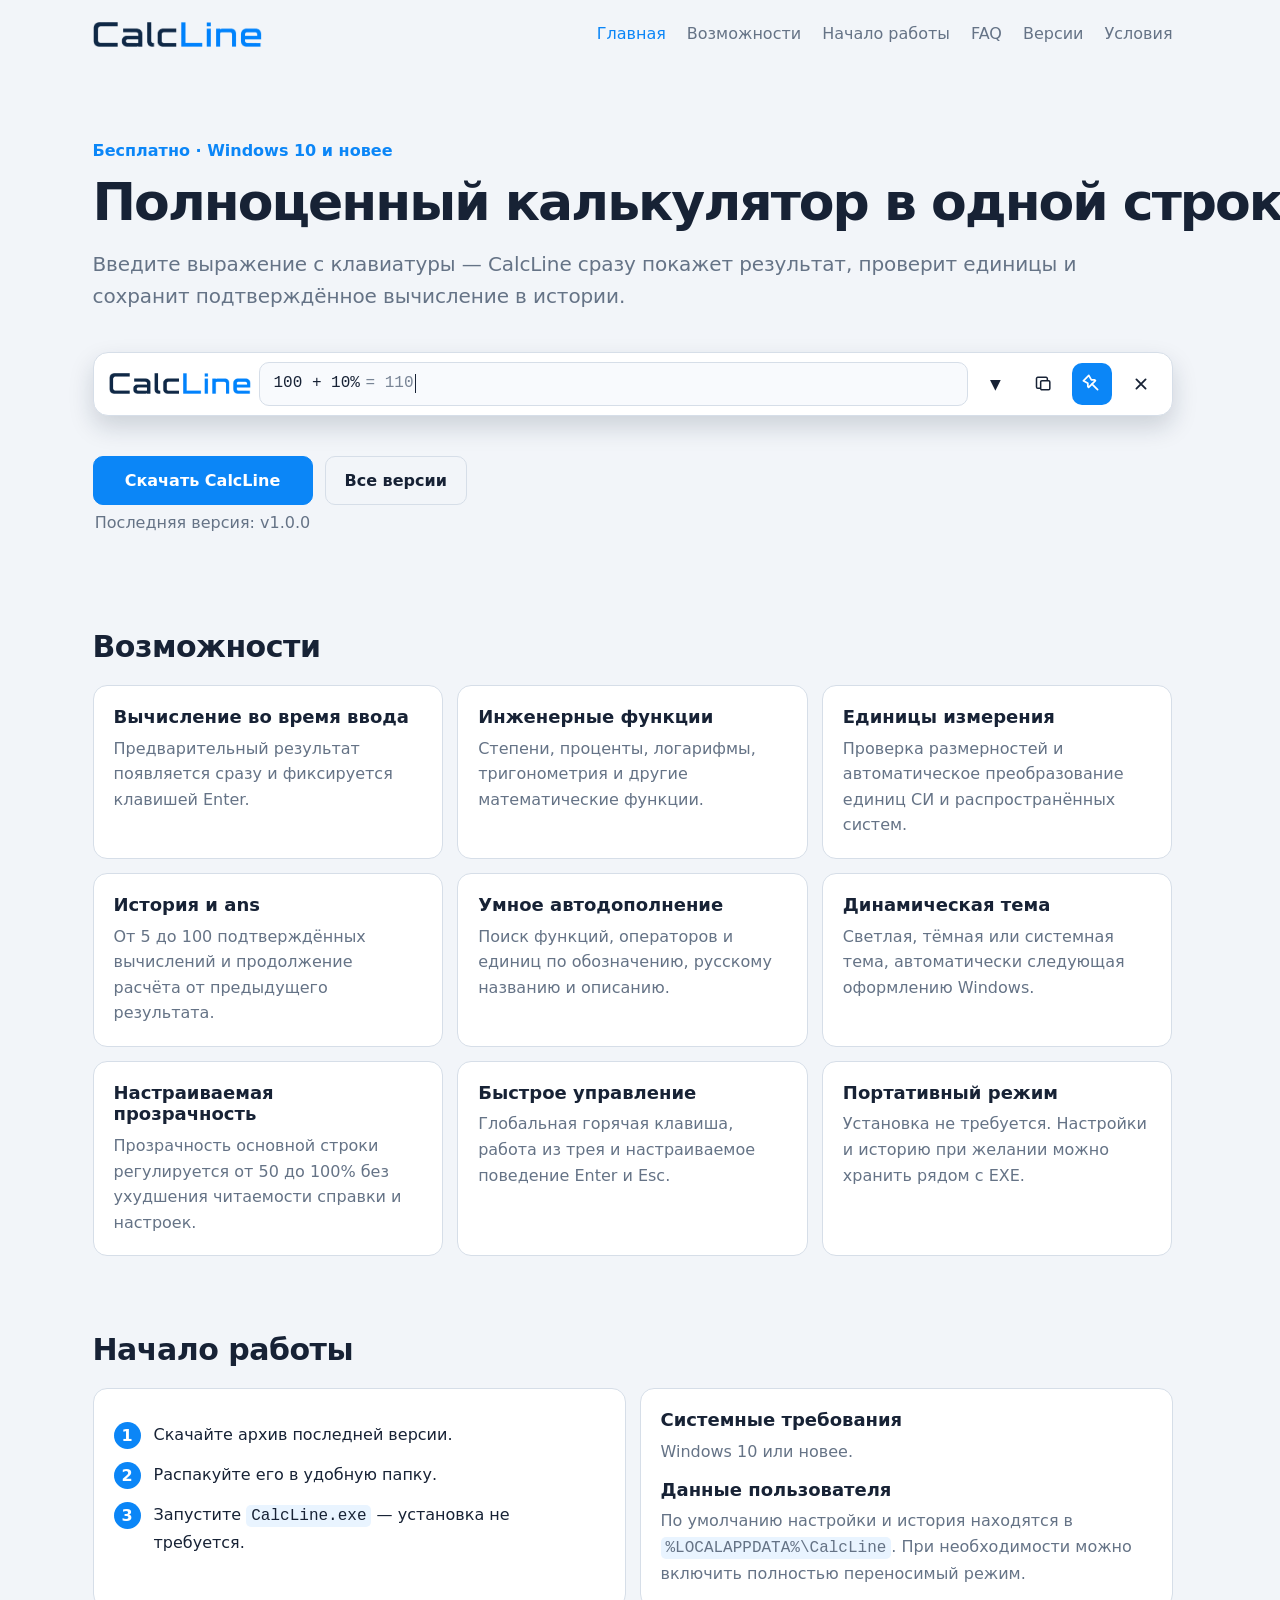
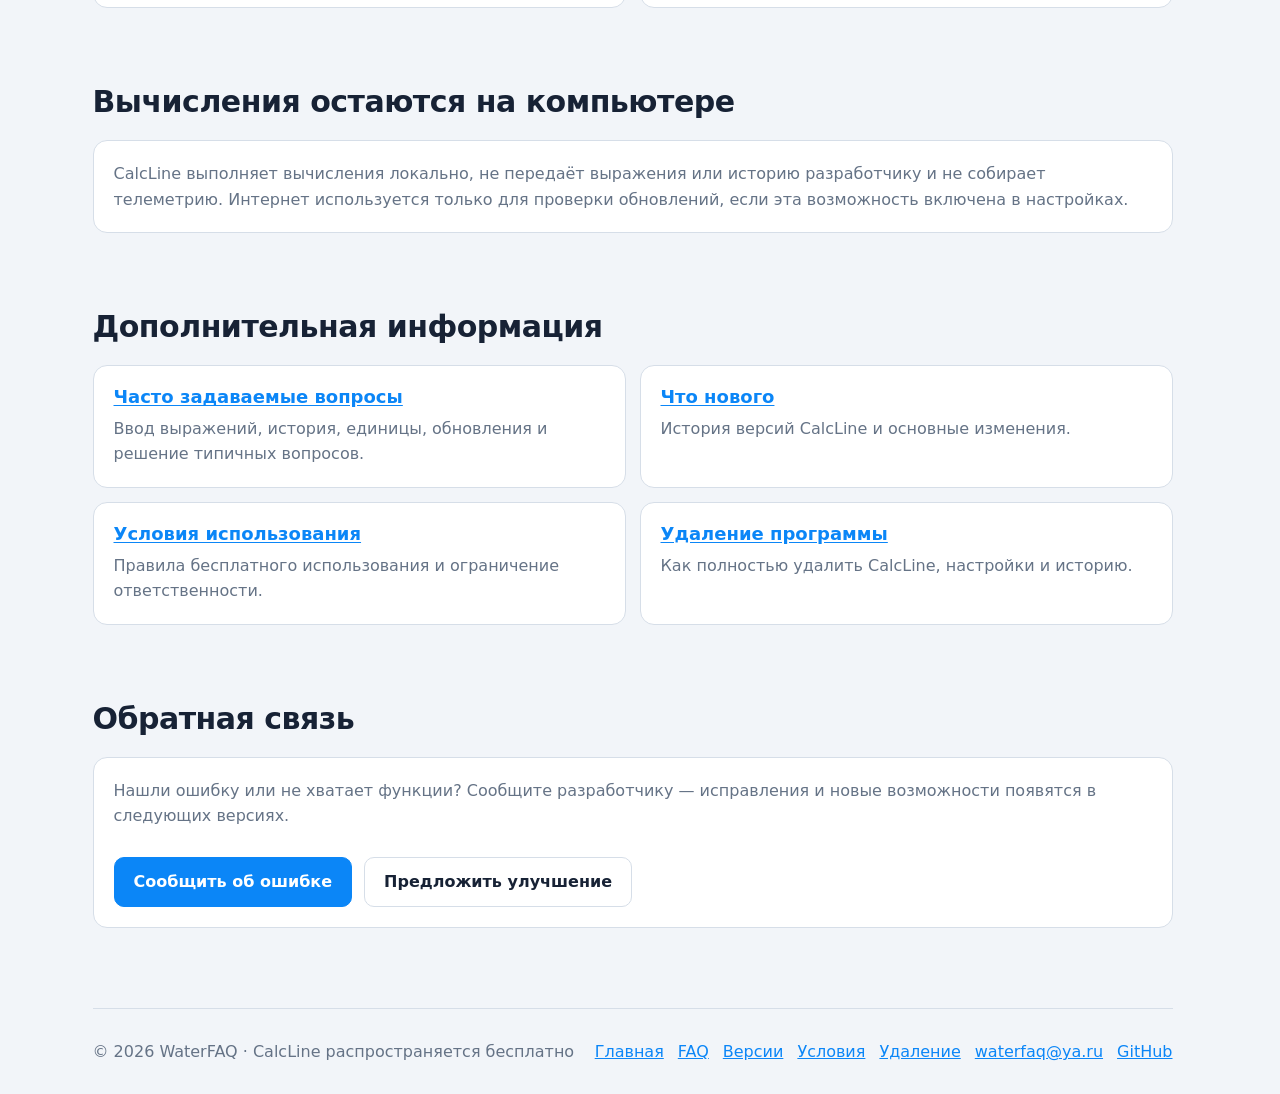
<file: index.html>
<!doctype html>
<html lang="ru">
<head>
  <meta charset="utf-8">
  <meta name="viewport" content="width=device-width,initial-scale=1,viewport-fit=cover">
  <meta name="description" content="CalcLine — бесплатный однострочный инженерный калькулятор для Windows с единицами измерения, историей и вычислением во время ввода.">
  <meta name="theme-color" content="#f2f5f9" media="(prefers-color-scheme: light)">
  <meta name="theme-color" content="#181b20" media="(prefers-color-scheme: dark)">
  <meta property="og:type" content="website">
  <meta property="og:title" content="CalcLine — инженерный калькулятор в одну строку">
  <meta property="og:description" content="Вычисления во время ввода, инженерные функции, единицы измерения, история и настраиваемый интерфейс.">
  <meta property="og:url" content="https://water-faq.github.io/CalcLine/">
  <meta property="og:image" content="https://water-faq.github.io/CalcLine/assets/images/calcline-logo-light.png">
  <link rel="icon" type="image/svg+xml" href="assets/icons/favicon.svg">
  <link rel="stylesheet" href="assets/css/styles.css?v=7">
  <title>CalcLine — инженерный калькулятор в одну строку</title>
</head>
<body>
  <header class="site-header">
    <div class="wrap top">
      <a class="logo" href="#" aria-label="CalcLine — наверх"><picture><source media="(prefers-color-scheme:dark)" srcset="assets/images/calcline-logo-dark.png"><img src="assets/images/calcline-logo-light.png" alt="CalcLine" width="1668" height="246"></picture></a>
      <button class="menu-toggle" type="button" aria-label="Открыть меню" aria-expanded="false" aria-controls="site-navigation"><svg class="icon-menu" viewBox="0 0 24 24" fill="none" stroke="currentColor" stroke-width="2" stroke-linecap="round"><path d="M4 7h16M4 12h16M4 17h16"/></svg><svg class="icon-close" viewBox="0 0 24 24" fill="none" stroke="currentColor" stroke-width="2" stroke-linecap="round"><path d="M6 6l12 12M18 6L6 18"/></svg></button>
      <nav id="site-navigation" class="nav" aria-label="Основная навигация"><a href="index.html" aria-current="page">Главная</a><a href="#features">Возможности</a><a href="#start">Начало работы</a><a href="faq.html">FAQ</a><a href="changelog.html">Версии</a><a href="terms.html">Условия</a></nav>
    </div>
  </header>

  <main class="wrap">
    <div class="hero">
      <div class="hero-content">
        <div class="eyebrow">Бесплатно · Windows 10 и новее</div>
        <h1>Полноценный калькулятор в одной строке</h1>
        <p class="lead">Введите выражение с клавиатуры — CalcLine сразу покажет результат, проверит единицы и сохранит подтверждённое вычисление в истории.</p>

        <div class="calc-demo" aria-label="Демонстрация вычислений CalcLine">
          <div class="calc-demo-desktop" data-calc-demo>
            <picture class="demo-logo"><source media="(prefers-color-scheme:dark)" srcset="assets/images/calcline-logo-dark.png"><img src="assets/images/calcline-logo-light.png" alt="" width="1668" height="246"></picture>
            <div class="demo-field"><span class="demo-expression" data-demo-expression>25 MPa * 300 mm^2</span><span class="demo-result" data-demo-result>= 7,5 kN</span><span class="demo-caret" aria-hidden="true"></span></div>
            <span class="demo-control" aria-hidden="true">▼</span>
            <span class="demo-control copy" aria-hidden="true"><svg viewBox="0 0 24 24"><g fill="none" stroke="currentColor" stroke-width="1.8" stroke-linejoin="round"><rect x="8" y="8" width="11" height="11" rx="1.5"/><path d="M16 8V5.5A1.5 1.5 0 0 0 14.5 4h-10A1.5 1.5 0 0 0 3 5.5v10A1.5 1.5 0 0 0 4.5 17H8"/></g></svg></span>
            <span class="demo-control pin" aria-hidden="true"><svg viewBox="0 0 24 24" fill="none" stroke="currentColor" stroke-width="1.8" stroke-linecap="round" stroke-linejoin="round"><g transform="rotate(-45 12 12)"><path d="M8 4h8l-1.4 5.2 2.4 2.4v1.2H7v-1.2l2.4-2.4z"/><path d="M12 12.8V21"/></g></svg></span>
            <span class="demo-control close" aria-hidden="true"><svg viewBox="0 0 24 24" fill="none" stroke="currentColor" stroke-width="2" stroke-linecap="round"><path d="M7 7l10 10M17 7L7 17"/></svg></span>
          </div>
          <div class="calc-demo-mobile" data-calc-demo>
            <div class="demo-field"><span class="demo-expression" data-demo-expression>25 MPa * 300 mm^2</span><span class="demo-result" data-demo-result>= 7,5 kN</span><span class="demo-caret" aria-hidden="true"></span></div>
            <p>Высокая внутренняя точность и автоматическое преобразование совместимых величин.</p>
          </div>
        </div>

        <div class="hero-actions">
          <div class="download-group"><a id="download" class="button" href="https://github.com/Water-FAQ/CalcLine/releases/download/v1.0.0/CalcLine_v1.0.0.zip">Скачать CalcLine</a><p id="version" class="meta">Последняя версия: v1.0.0</p></div>
          <a class="button secondary" href="changelog.html">Все версии</a>
        </div>
      </div>
    </div>

    <section id="features">
      <h2>Возможности</h2>
      <div class="grid">
        <article class="card"><h3>Вычисление во время ввода</h3><p>Предварительный результат появляется сразу и фиксируется клавишей Enter.</p></article>
        <article class="card"><h3>Инженерные функции</h3><p>Степени, проценты, логарифмы, тригонометрия и другие математические функции.</p></article>
        <article class="card"><h3>Единицы измерения</h3><p>Проверка размерностей и автоматическое преобразование единиц СИ и распространённых систем.</p></article>
        <article class="card"><h3>История и ans</h3><p>От 5 до 100 подтверждённых вычислений и продолжение расчёта от предыдущего результата.</p></article>
        <article class="card"><h3>Умное автодополнение</h3><p>Поиск функций, операторов и единиц по обозначению, русскому названию и описанию.</p></article>
        <article class="card"><h3>Динамическая тема</h3><p>Светлая, тёмная или системная тема, автоматически следующая оформлению Windows.</p></article>
        <article class="card"><h3>Настраиваемая прозрачность</h3><p>Прозрачность основной строки регулируется от 50 до 100% без ухудшения читаемости справки и настроек.</p></article>
        <article class="card"><h3>Быстрое управление</h3><p>Глобальная горячая клавиша, работа из трея и настраиваемое поведение Enter и Esc.</p></article>
        <article class="card"><h3>Портативный режим</h3><p>Установка не требуется. Настройки и историю при желании можно хранить рядом с EXE.</p></article>
      </div>
    </section>

    <section id="start">
      <h2>Начало работы</h2>
      <div class="info">
        <div class="card steps"><div class="step"><span>Скачайте архив последней версии.</span></div><div class="step"><span>Распакуйте его в удобную папку.</span></div><div class="step"><span>Запустите <code>CalcLine.exe</code> — установка не требуется.</span></div></div>
        <div class="card"><h3>Системные требования</h3><p>Windows 10 или новее.</p><h3>Данные пользователя</h3><p>По умолчанию настройки и история находятся в <code>%LOCALAPPDATA%\CalcLine</code>. При необходимости можно включить полностью переносимый режим.</p></div>
      </div>
    </section>

    <section id="privacy"><h2>Вычисления остаются на компьютере</h2><div class="card"><p>CalcLine выполняет вычисления локально, не передаёт выражения или историю разработчику и не собирает телеметрию. Интернет используется только для проверки обновлений, если эта возможность включена в настройках.</p></div></section>

    <section id="more">
      <h2>Дополнительная информация</h2>
      <div class="link-grid">
        <article class="card"><h3><a href="faq.html">Часто задаваемые вопросы</a></h3><p>Ввод выражений, история, единицы, обновления и решение типичных вопросов.</p></article>
        <article class="card"><h3><a href="changelog.html">Что нового</a></h3><p>История версий CalcLine и основные изменения.</p></article>
        <article class="card"><h3><a href="terms.html">Условия использования</a></h3><p>Правила бесплатного использования и ограничение ответственности.</p></article>
        <article class="card"><h3><a href="uninstall.html">Удаление программы</a></h3><p>Как полностью удалить CalcLine, настройки и историю.</p></article>
      </div>
    </section>

    <section id="feedback"><h2>Обратная связь</h2><div class="card"><p>Нашли ошибку или не хватает функции? Сообщите разработчику — исправления и новые возможности появятся в следующих версиях.</p><div class="actions"><a class="button" href="https://github.com/Water-FAQ/CalcLine/issues/new?template=bug_report.yml">Сообщить об ошибке</a><a class="button secondary" href="https://github.com/Water-FAQ/CalcLine/issues/new?template=feature_request.yml">Предложить улучшение</a></div></div></section>
  </main>

  <footer class="wrap"><span>© 2026 WaterFAQ · CalcLine распространяется бесплатно</span><nav><a href="index.html">Главная</a><a href="faq.html">FAQ</a><a href="changelog.html">Версии</a><a href="terms.html">Условия</a><a href="uninstall.html">Удаление</a><a href="mailto:waterfaq@ya.ru">waterfaq@ya.ru</a><a href="https://github.com/Water-FAQ/CalcLine">GitHub</a></nav></footer>
  <button class="back-to-top" type="button" aria-label="Наверх" title="Наверх" aria-hidden="true"><svg viewBox="0 0 24 24" fill="none" stroke="currentColor" stroke-width="2.4" stroke-linecap="round" stroke-linejoin="round"><path d="M5 11l7-7 7 7M12 4v16"/></svg></button>
  <script>fetch('update.json',{cache:'no-store'}).then(r=>r.ok?r.json():Promise.reject()).then(m=>{if(m.version)document.getElementById('version').textContent='Последняя версия: v'+m.version;if(m.download_url)document.getElementById('download').href=m.download_url}).catch(()=>{});</script>
  <script src="assets/js/site.js?v=7"></script>
</body>
</html>
</file>
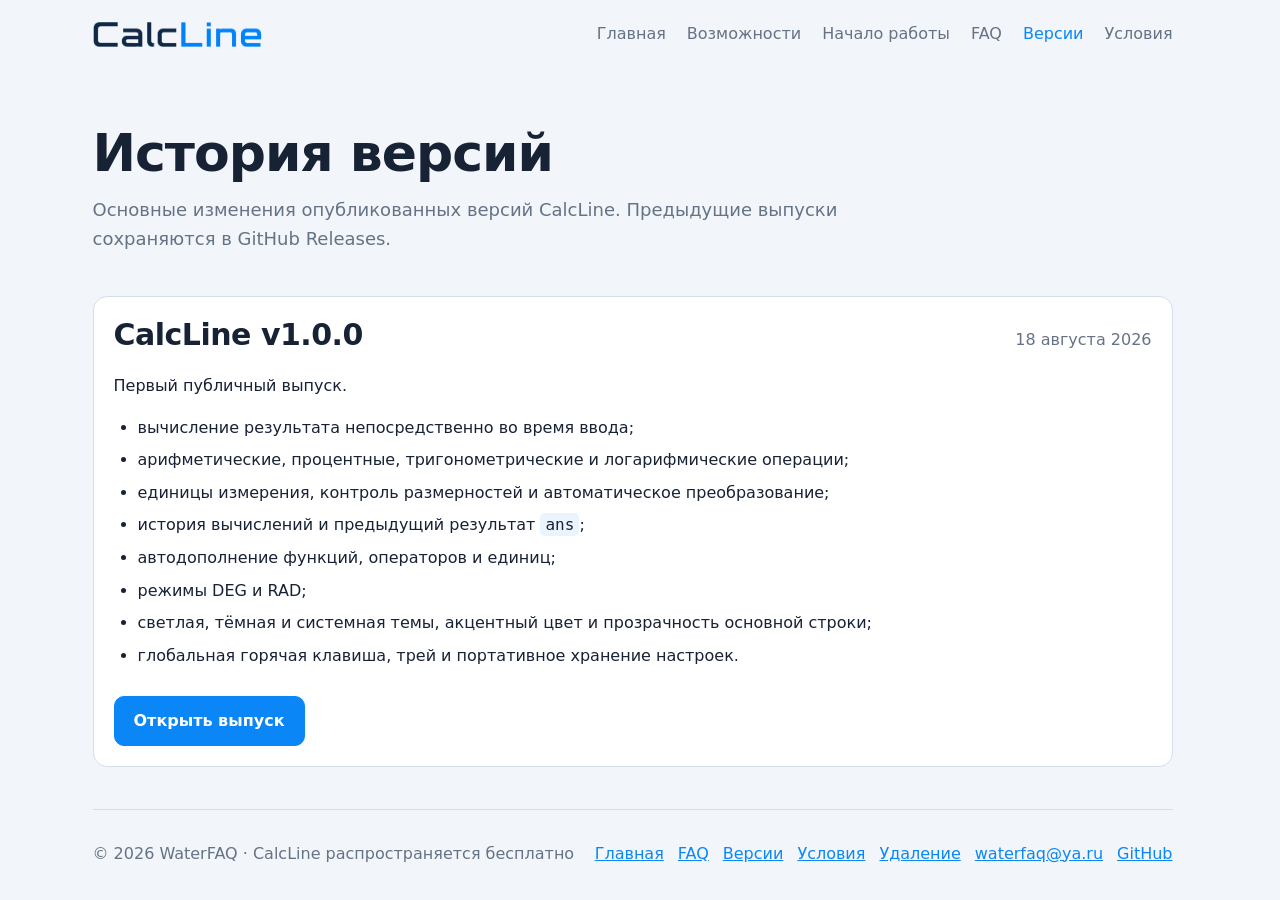
<file: changelog.html>
<!doctype html>
<html lang="ru">
<head>
  <meta charset="utf-8">
  <meta name="viewport" content="width=device-width,initial-scale=1,viewport-fit=cover">
  <meta name="description" content="История версий CalcLine.">
  <meta name="theme-color" content="#f2f5f9" media="(prefers-color-scheme: light)">
  <meta name="theme-color" content="#181b20" media="(prefers-color-scheme: dark)">
  <link rel="icon" type="image/svg+xml" href="assets/icons/favicon.svg">
  <link rel="stylesheet" href="assets/css/styles.css?v=7">
  <title>История версий — CalcLine</title>
</head>
<body>
  <header class="site-header"><div class="wrap top"><a class="logo" href="index.html" aria-label="CalcLine — главная"><picture><source media="(prefers-color-scheme:dark)" srcset="assets/images/calcline-logo-dark.png"><img src="assets/images/calcline-logo-light.png" alt="CalcLine" width="1668" height="246"></picture></a><button class="menu-toggle" type="button" aria-label="Открыть меню" aria-expanded="false" aria-controls="site-navigation"><svg class="icon-menu" viewBox="0 0 24 24" fill="none" stroke="currentColor" stroke-width="2" stroke-linecap="round"><path d="M4 7h16M4 12h16M4 17h16"/></svg><svg class="icon-close" viewBox="0 0 24 24" fill="none" stroke="currentColor" stroke-width="2" stroke-linecap="round"><path d="M6 6l12 12M18 6L6 18"/></svg></button><nav id="site-navigation" class="nav" aria-label="Основная навигация"><a href="index.html">Главная</a><a href="index.html#features">Возможности</a><a href="index.html#start">Начало работы</a><a href="faq.html">FAQ</a><a href="changelog.html" aria-current="page">Версии</a><a href="terms.html">Условия</a></nav></div></header>
  <main class="wrap content">
    <div class="page-head"><h1>История версий</h1><p>Основные изменения опубликованных версий CalcLine. Предыдущие выпуски сохраняются в GitHub Releases.</p></div>
    <article class="release"><div class="release-head"><h2>CalcLine v1.0.0</h2><time datetime="2026-08-18">18 августа 2026</time></div><p>Первый публичный выпуск.</p><ul><li>вычисление результата непосредственно во время ввода;</li><li>арифметические, процентные, тригонометрические и логарифмические операции;</li><li>единицы измерения, контроль размерностей и автоматическое преобразование;</li><li>история вычислений и предыдущий результат <code>ans</code>;</li><li>автодополнение функций, операторов и единиц;</li><li>режимы DEG и RAD;</li><li>светлая, тёмная и системная темы, акцентный цвет и прозрачность основной строки;</li><li>глобальная горячая клавиша, трей и портативное хранение настроек.</li></ul><div class="actions"><a class="button" href="https://github.com/Water-FAQ/CalcLine/releases/tag/v1.0.0">Открыть выпуск</a></div></article>
  </main>
  <footer class="wrap"><span>© 2026 WaterFAQ · CalcLine распространяется бесплатно</span><nav><a href="index.html">Главная</a><a href="faq.html">FAQ</a><a href="changelog.html">Версии</a><a href="terms.html">Условия</a><a href="uninstall.html">Удаление</a><a href="mailto:waterfaq@ya.ru">waterfaq@ya.ru</a><a href="https://github.com/Water-FAQ/CalcLine">GitHub</a></nav></footer>
  <button class="back-to-top" type="button" aria-label="Наверх" title="Наверх" aria-hidden="true"><svg viewBox="0 0 24 24" fill="none" stroke="currentColor" stroke-width="2.4" stroke-linecap="round" stroke-linejoin="round"><path d="M5 11l7-7 7 7M12 4v16"/></svg></button>
  <script src="assets/js/site.js?v=7"></script>
</body>
</html>
</file>
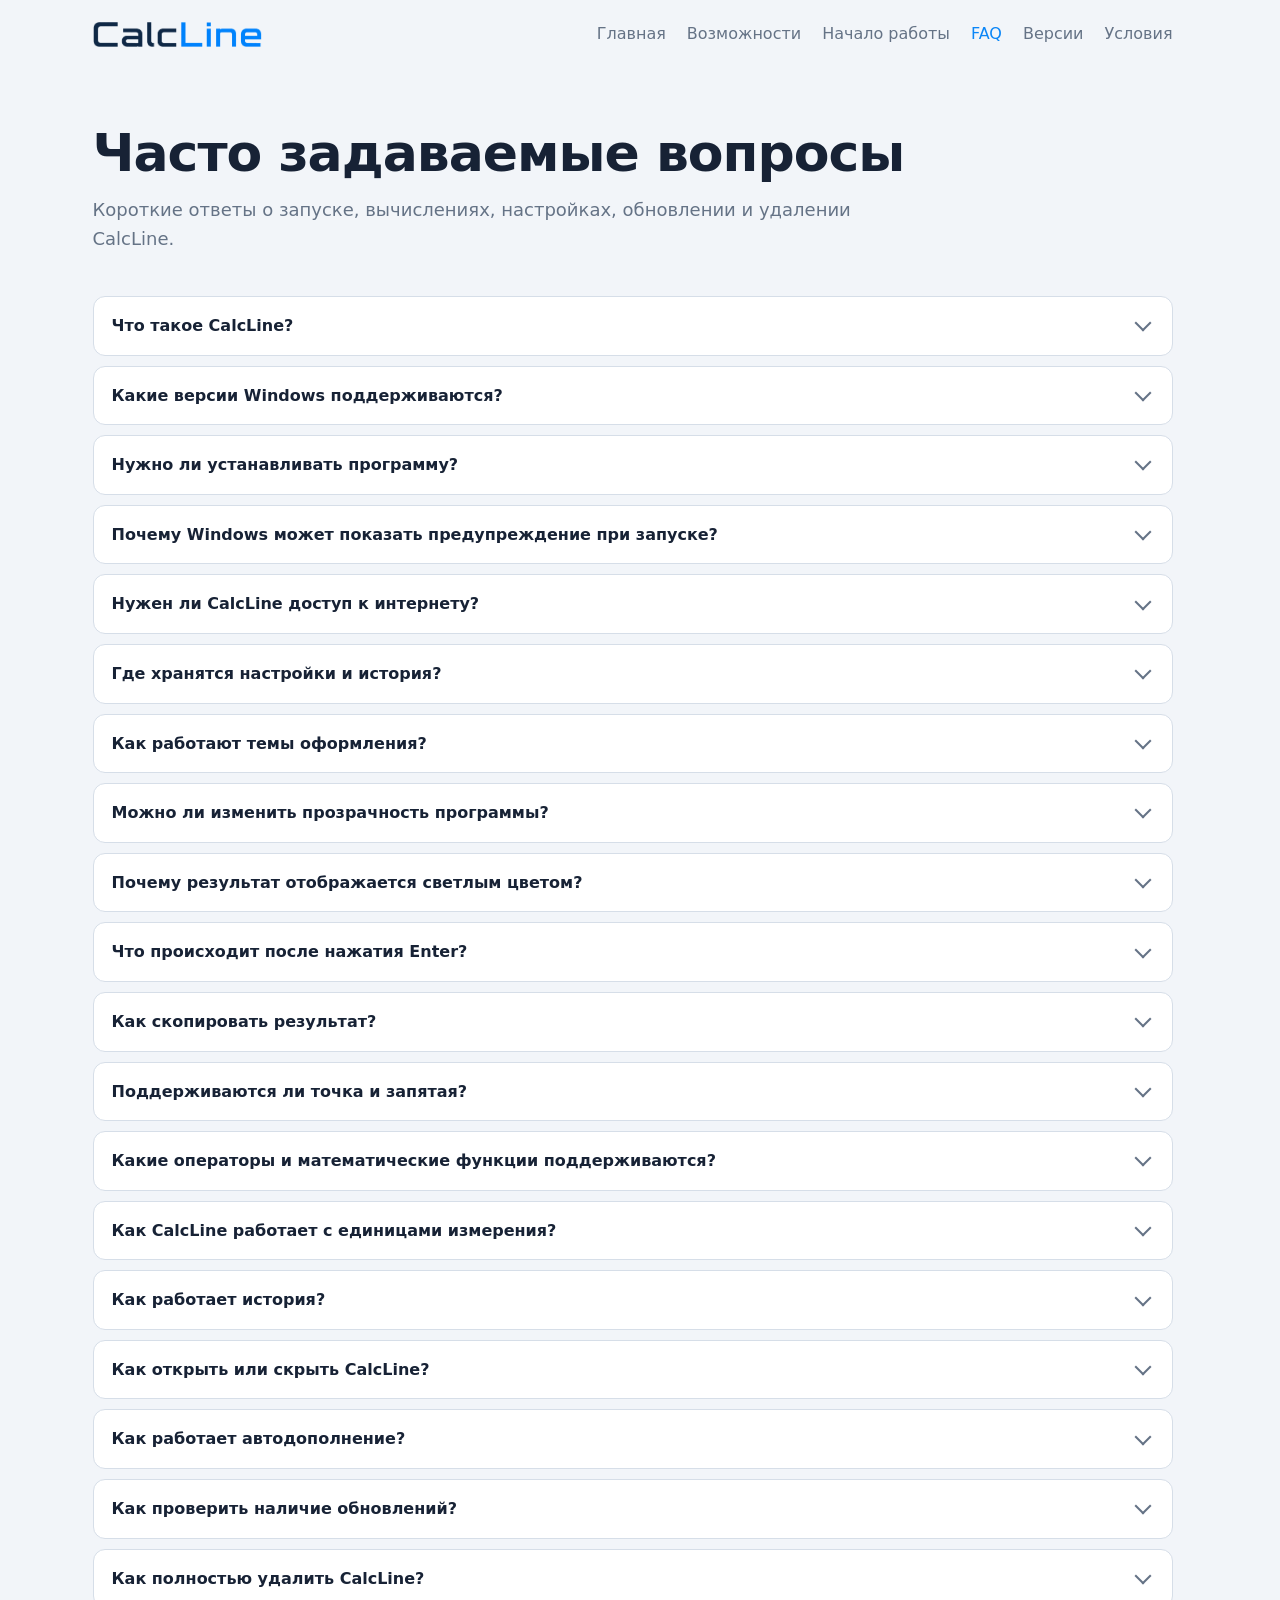
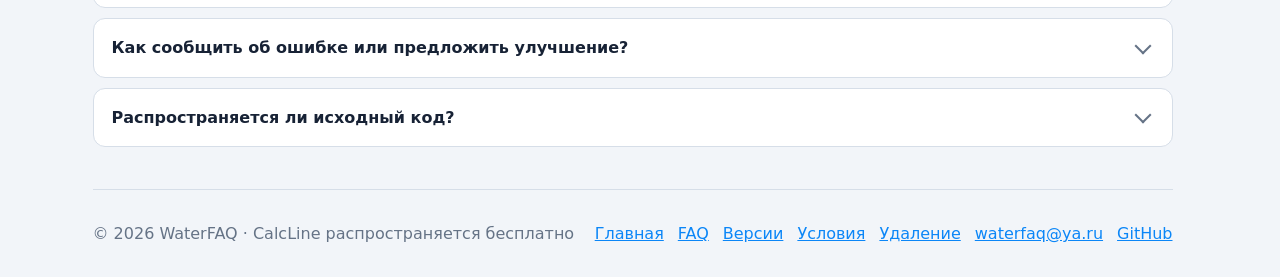
<file: faq.html>
<!doctype html>
<html lang="ru">
<head>
  <meta charset="utf-8">
  <meta name="viewport" content="width=device-width,initial-scale=1,viewport-fit=cover">
  <meta name="description" content="Ответы на часто задаваемые вопросы о CalcLine.">
  <meta name="theme-color" content="#f2f5f9" media="(prefers-color-scheme: light)">
  <meta name="theme-color" content="#181b20" media="(prefers-color-scheme: dark)">
  <link rel="icon" type="image/svg+xml" href="assets/icons/favicon.svg">
  <link rel="stylesheet" href="assets/css/styles.css?v=7">
  <title>FAQ — CalcLine</title>
</head>
<body>
  <header class="site-header"><div class="wrap top"><a class="logo" href="index.html" aria-label="CalcLine — главная"><picture><source media="(prefers-color-scheme:dark)" srcset="assets/images/calcline-logo-dark.png"><img src="assets/images/calcline-logo-light.png" alt="CalcLine" width="1668" height="246"></picture></a><button class="menu-toggle" type="button" aria-label="Открыть меню" aria-expanded="false" aria-controls="site-navigation"><svg class="icon-menu" viewBox="0 0 24 24" fill="none" stroke="currentColor" stroke-width="2" stroke-linecap="round"><path d="M4 7h16M4 12h16M4 17h16"/></svg><svg class="icon-close" viewBox="0 0 24 24" fill="none" stroke="currentColor" stroke-width="2" stroke-linecap="round"><path d="M6 6l12 12M18 6L6 18"/></svg></button><nav id="site-navigation" class="nav" aria-label="Основная навигация"><a href="index.html">Главная</a><a href="index.html#features">Возможности</a><a href="index.html#start">Начало работы</a><a href="faq.html" aria-current="page">FAQ</a><a href="changelog.html">Версии</a><a href="terms.html">Условия</a></nav></div></header>
  <main class="wrap content">
    <div class="page-head"><h1>Часто задаваемые вопросы</h1><p>Короткие ответы о запуске, вычислениях, настройках, обновлении и удалении CalcLine.</p></div>
    <div class="faq-list">
      <details><summary>Что такое CalcLine?</summary><div class="faq-answer"><p>CalcLine — компактный однострочный калькулятор для Windows. Он вычисляет результат непосредственно во время ввода, поддерживает математические функции, проценты, единицы измерения, автоматическое преобразование величин, историю и предыдущий результат <code>ans</code>.</p></div></details>
      <details><summary>Какие версии Windows поддерживаются?</summary><div class="faq-answer"><p>CalcLine работает в Windows 10 и более новых версиях Windows.</p></div></details>
      <details><summary>Нужно ли устанавливать программу?</summary><div class="faq-answer"><p>Нет. Скачайте архив, распакуйте его в удобную папку и запустите <code>CalcLine.exe</code>. Запускать программу непосредственно из ZIP-архива не рекомендуется.</p></div></details>
      <details><summary>Почему Windows может показать предупреждение при запуске?</summary><div class="faq-answer"><p>Текущая версия CalcLine не имеет платной цифровой подписи, поэтому Windows SmartScreen может предупредить о запуске неизвестного приложения.</p><p>Скачивайте CalcLine только с официальной страницы или из раздела Releases. Целостность архива можно проверить по опубликованной контрольной сумме SHA-256.</p></div></details>
      <details><summary>Нужен ли CalcLine доступ к интернету?</summary><div class="faq-answer"><p>Для вычислений интернет не требуется. Выражения, результаты и история обрабатываются локально и не передаются разработчику. CalcLine не собирает телеметрию. Подключение используется только для проверки обновлений, если эта возможность включена.</p></div></details>
      <details><summary>Где хранятся настройки и история?</summary><div class="faq-answer"><p>По умолчанию файлы находятся в папке <code>%LOCALAPPDATA%\CalcLine</code>. В настройках можно включить хранение данных рядом с <code>CalcLine.exe</code> для полностью портативного использования.</p></div></details>
      <details><summary>Как работают темы оформления?</summary><div class="faq-answer"><p>Доступны светлая, тёмная и системная темы. Системная тема автоматически следует текущему режиму оформления Windows. Дополнительно можно выбрать акцентный цвет интерфейса.</p></div></details>
      <details><summary>Можно ли изменить прозрачность программы?</summary><div class="faq-answer"><p>Да. Прозрачность основной строки настраивается в диапазоне от 50 до 100%. Окна настроек и справки остаются непрозрачными, чтобы сохранить хорошую читаемость.</p></div></details>
      <details><summary>Почему результат отображается светлым цветом?</summary><div class="faq-answer"><p>Так показывается предварительный результат, вычисленный во время ввода. После Enter он фиксируется, становится обычного цвета, допускает выделение и копирование и сохраняется в истории.</p><p>Если выражение не завершено или содержит ошибку, результат не показывается. Проблемный участок подчёркивается красной волнистой линией, а при наведении появляется пояснение.</p></div></details>
      <details><summary>Что происходит после нажатия Enter?</summary><div class="faq-answer"><ul><li>оператор продолжает вычисление от полученного результата;</li><li>цифра начинает новое выражение;</li><li>первое нажатие Backspace возвращает результат в предварительный вид и переносит курсор в конец исходного выражения.</li></ul><p>Выделение и автокопирование после Enter настраиваются отдельно.</p></div></details>
      <details><summary>Как скопировать результат?</summary><div class="faq-answer"><p>Ctrl+C без выделения копирует результат, а при наличии выделения — выбранный фрагмент. Также можно использовать кнопку копирования или дважды щёлкнуть по результату. Формат десятичного разделителя при копировании настраивается отдельно.</p></div></details>
      <details><summary>Поддерживаются ли точка и запятая?</summary><div class="faq-answer"><p>Да. При вводе можно использовать оба разделителя. Разделитель при отображении и при копировании настраивается независимо, а незначащие конечные нули удаляются автоматически.</p></div></details>
      <details><summary>Какие операторы и математические функции поддерживаются?</summary><div class="faq-answer"><p>Основные операторы: <code>+</code>, <code>-</code>, <code>*</code>, <code>/</code>, <code>^</code>, <code>%</code>, <code>mod</code> и <code>!</code>.</p><p>Доступны корни <code>sqrt(x)</code> и <code>cbrt(x)</code>, модуль <code>abs(x)</code>, <code>min(...)</code>, <code>max(...)</code>, <code>sign(x)</code>, тригонометрические, обратные и гиперболические функции, а также <code>ln(x)</code>, <code>log2(x)</code>, <code>log10(x)</code> и <code>log(a;x)</code>. Можно использовать константы <code>pi</code>, <code>e</code> и предыдущий результат <code>ans</code>.</p><p>Если вам не хватает функции или оператора либо вы обнаружили ошибку вычисления, сообщите разработчику через GitHub или по электронной почте. Предложения и ошибки будут рассмотрены, а исправления и новые возможности появятся в следующих версиях.</p></div></details>
      <details><summary>Как CalcLine работает с единицами измерения?</summary><div class="faq-answer"><p>CalcLine проверяет размерности и автоматически преобразует совместимые величины. Например: <code>25 MPa * 300 mm^2 = 7,5 kN</code>. Поддерживается и явное преобразование через оператор <code>to</code>. Несовместимые единицы считаются ошибкой и сопровождаются пояснением.</p></div></details>
      <details><summary>Как работает история?</summary><div class="faq-answer"><p>В историю попадают только вычисления, подтверждённые Enter. Можно хранить от 5 до 100 записей, возвращать выражения в строку, удалять отдельные записи, полностью очищать историю или отключать её сохранение.</p></div></details>
      <details><summary>Как открыть или скрыть CalcLine?</summary><div class="faq-answer"><p>По умолчанию используется глобальное сочетание Ctrl+Alt+C, которое можно изменить. Кнопка с крестиком и команда «Свернуть» скрывают программу в трей либо сворачивают в панель задач — в зависимости от настроек. Команда «Выход» и Alt+F4 полностью завершают работу.</p></div></details>
      <details><summary>Как работает автодополнение?</summary><div class="faq-answer"><p>CalcLine предлагает подходящие функции, операторы, константы и единицы вместе с короткими пояснениями. Поиск выполняется с начала обозначения, русского названия или отдельных слов описания без учёта регистра. Активное предложение выбирается клавишами Tab или Enter.</p></div></details>
      <details><summary>Как проверить наличие обновлений?</summary><div class="faq-answer"><p>Проверку можно запустить вручную через меню CalcLine или включить автоматическую проверку. Новые и предыдущие версии публикуются в разделе Releases официального репозитория.</p></div></details>
      <details><summary>Как полностью удалить CalcLine?</summary><div class="faq-answer"><p>Завершите программу, удалите её файлы, а затем при необходимости удалите папку <code>%LOCALAPPDATA%\CalcLine</code>. Подробная инструкция находится на <a href="uninstall.html">странице удаления</a>.</p></div></details>
      <details><summary>Как сообщить об ошибке или предложить улучшение?</summary><div class="faq-answer"><p>Создайте обращение на GitHub и укажите версию CalcLine и Windows, введённое выражение, ожидаемый и фактический результат и шаги для повторения проблемы. Также можно написать на <a href="mailto:waterfaq@ya.ru">waterfaq@ya.ru</a>.</p></div></details>
      <details><summary>Распространяется ли исходный код?</summary><div class="faq-answer"><p>Нет. Исходный код CalcLine не публикуется. Готовая программа распространяется бесплатно в соответствии с <a href="terms.html">условиями использования</a>.</p></div></details>
    </div>
  </main>
  <footer class="wrap"><span>© 2026 WaterFAQ · CalcLine распространяется бесплатно</span><nav><a href="index.html">Главная</a><a href="faq.html">FAQ</a><a href="changelog.html">Версии</a><a href="terms.html">Условия</a><a href="uninstall.html">Удаление</a><a href="mailto:waterfaq@ya.ru">waterfaq@ya.ru</a><a href="https://github.com/Water-FAQ/CalcLine">GitHub</a></nav></footer>
  <button class="back-to-top" type="button" aria-label="Наверх" title="Наверх" aria-hidden="true"><svg viewBox="0 0 24 24" fill="none" stroke="currentColor" stroke-width="2.4" stroke-linecap="round" stroke-linejoin="round"><path d="M5 11l7-7 7 7M12 4v16"/></svg></button>
  <script src="assets/js/site.js?v=7"></script>
</body>
</html>
</file>
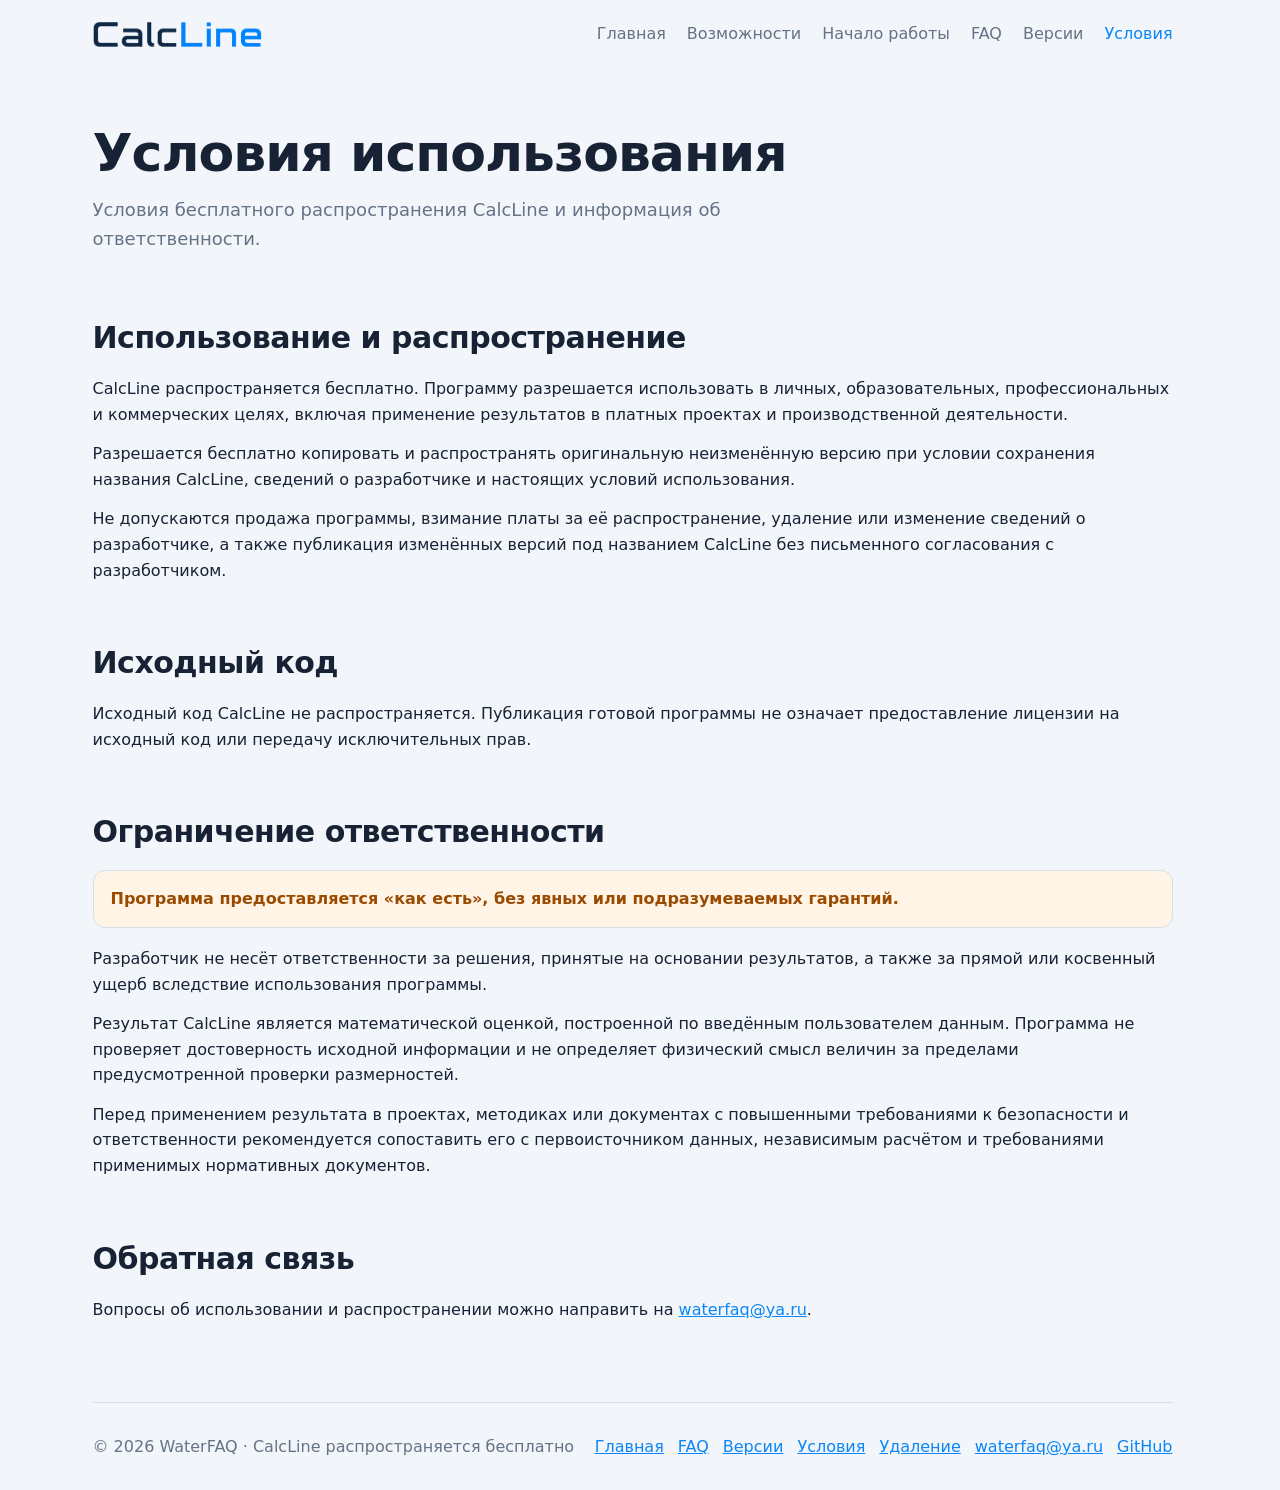
<file: terms.html>
<!doctype html>
<html lang="ru">
<head>
  <meta charset="utf-8">
  <meta name="viewport" content="width=device-width,initial-scale=1,viewport-fit=cover">
  <meta name="description" content="Условия использования CalcLine.">
  <meta name="theme-color" content="#f2f5f9" media="(prefers-color-scheme: light)">
  <meta name="theme-color" content="#181b20" media="(prefers-color-scheme: dark)">
  <link rel="icon" type="image/svg+xml" href="assets/icons/favicon.svg">
  <link rel="stylesheet" href="assets/css/styles.css?v=7">
  <title>Условия использования — CalcLine</title>
</head>
<body>
  <header class="site-header"><div class="wrap top"><a class="logo" href="index.html" aria-label="CalcLine — главная"><picture><source media="(prefers-color-scheme:dark)" srcset="assets/images/calcline-logo-dark.png"><img src="assets/images/calcline-logo-light.png" alt="CalcLine" width="1668" height="246"></picture></a><button class="menu-toggle" type="button" aria-label="Открыть меню" aria-expanded="false" aria-controls="site-navigation"><svg class="icon-menu" viewBox="0 0 24 24" fill="none" stroke="currentColor" stroke-width="2" stroke-linecap="round"><path d="M4 7h16M4 12h16M4 17h16"/></svg><svg class="icon-close" viewBox="0 0 24 24" fill="none" stroke="currentColor" stroke-width="2" stroke-linecap="round"><path d="M6 6l12 12M18 6L6 18"/></svg></button><nav id="site-navigation" class="nav" aria-label="Основная навигация"><a href="index.html">Главная</a><a href="index.html#features">Возможности</a><a href="index.html#start">Начало работы</a><a href="faq.html">FAQ</a><a href="changelog.html">Версии</a><a href="terms.html" aria-current="page">Условия</a></nav></div></header>
  <main class="wrap content">
    <div class="page-head"><h1>Условия использования</h1><p>Условия бесплатного распространения CalcLine и информация об ответственности.</p></div>
    <section><h2>Использование и распространение</h2><p>CalcLine распространяется бесплатно. Программу разрешается использовать в личных, образовательных, профессиональных и коммерческих целях, включая применение результатов в платных проектах и производственной деятельности.</p><p>Разрешается бесплатно копировать и распространять оригинальную неизменённую версию при условии сохранения названия CalcLine, сведений о разработчике и настоящих условий использования.</p><p>Не допускаются продажа программы, взимание платы за её распространение, удаление или изменение сведений о разработчике, а также публикация изменённых версий под названием CalcLine без письменного согласования с разработчиком.</p></section>
    <section><h2>Исходный код</h2><p>Исходный код CalcLine не распространяется. Публикация готовой программы не означает предоставление лицензии на исходный код или передачу исключительных прав.</p></section>
    <section><h2>Ограничение ответственности</h2><div class="notice warning"><strong>Программа предоставляется «как есть», без явных или подразумеваемых гарантий.</strong></div><p>Разработчик не несёт ответственности за решения, принятые на основании результатов, а также за прямой или косвенный ущерб вследствие использования программы.</p><p>Результат CalcLine является математической оценкой, построенной по введённым пользователем данным. Программа не проверяет достоверность исходной информации и не определяет физический смысл величин за пределами предусмотренной проверки размерностей.</p><p>Перед применением результата в проектах, методиках или документах с повышенными требованиями к безопасности и ответственности рекомендуется сопоставить его с первоисточником данных, независимым расчётом и требованиями применимых нормативных документов.</p></section>
    <section><h2>Обратная связь</h2><p>Вопросы об использовании и распространении можно направить на <a href="mailto:waterfaq@ya.ru">waterfaq@ya.ru</a>.</p></section>
  </main>
  <footer class="wrap"><span>© 2026 WaterFAQ · CalcLine распространяется бесплатно</span><nav><a href="index.html">Главная</a><a href="faq.html">FAQ</a><a href="changelog.html">Версии</a><a href="terms.html">Условия</a><a href="uninstall.html">Удаление</a><a href="mailto:waterfaq@ya.ru">waterfaq@ya.ru</a><a href="https://github.com/Water-FAQ/CalcLine">GitHub</a></nav></footer>
  <button class="back-to-top" type="button" aria-label="Наверх" title="Наверх" aria-hidden="true"><svg viewBox="0 0 24 24" fill="none" stroke="currentColor" stroke-width="2.4" stroke-linecap="round" stroke-linejoin="round"><path d="M5 11l7-7 7 7M12 4v16"/></svg></button>
  <script src="assets/js/site.js?v=7"></script>
</body>
</html>
</file>
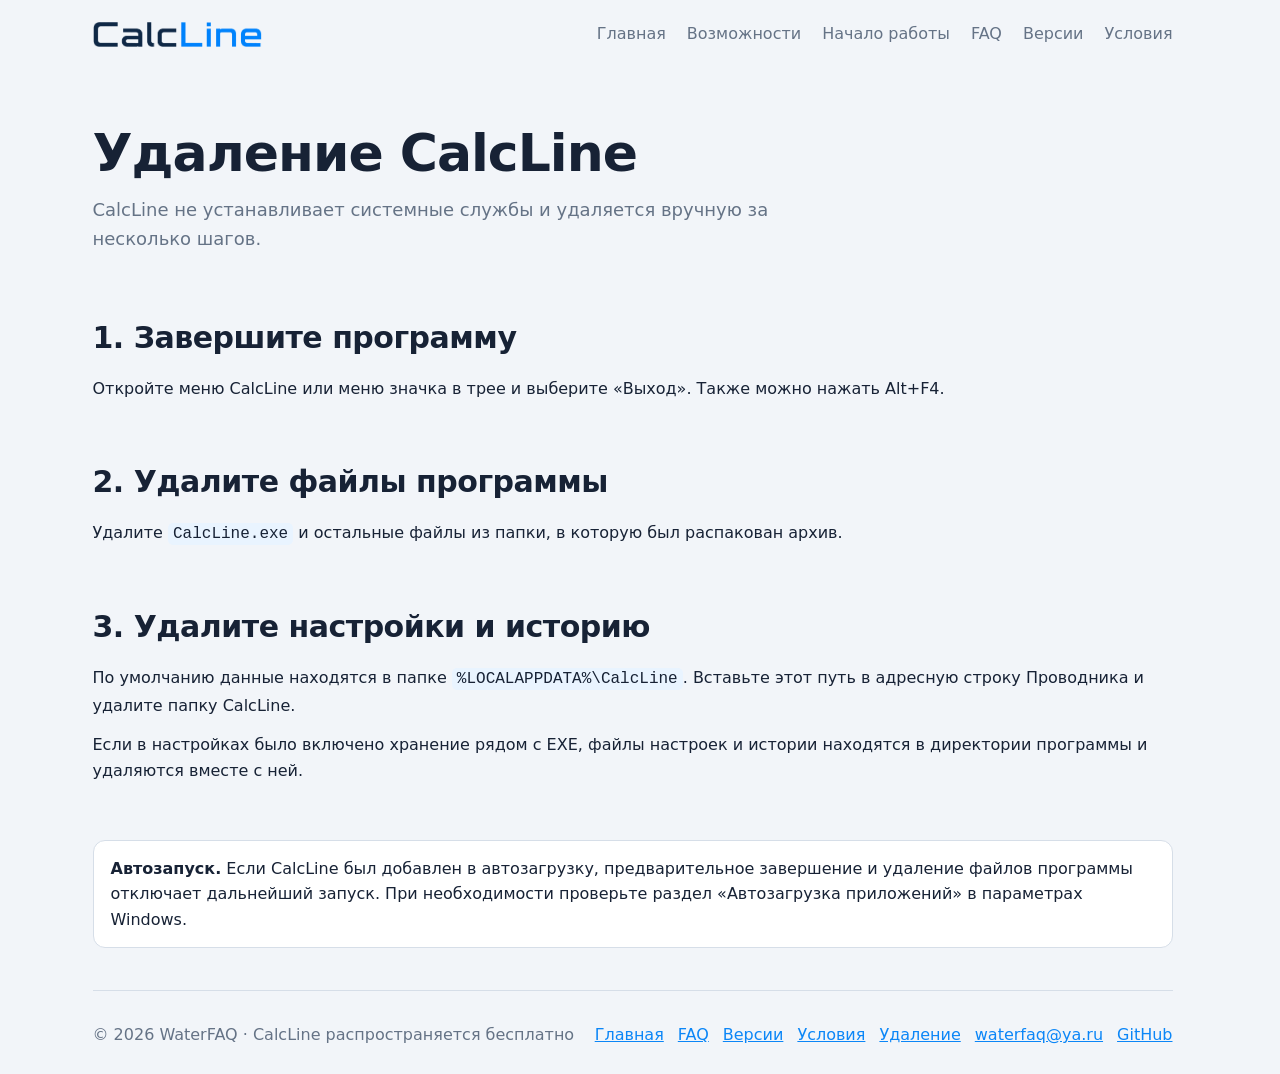
<file: uninstall.html>
<!doctype html>
<html lang="ru">
<head>
  <meta charset="utf-8">
  <meta name="viewport" content="width=device-width,initial-scale=1,viewport-fit=cover">
  <meta name="description" content="Как полностью удалить CalcLine, настройки и историю.">
  <meta name="theme-color" content="#f2f5f9" media="(prefers-color-scheme: light)">
  <meta name="theme-color" content="#181b20" media="(prefers-color-scheme: dark)">
  <link rel="icon" type="image/svg+xml" href="assets/icons/favicon.svg">
  <link rel="stylesheet" href="assets/css/styles.css?v=7">
  <title>Удаление программы — CalcLine</title>
</head>
<body>
  <header class="site-header"><div class="wrap top"><a class="logo" href="index.html" aria-label="CalcLine — главная"><picture><source media="(prefers-color-scheme:dark)" srcset="assets/images/calcline-logo-dark.png"><img src="assets/images/calcline-logo-light.png" alt="CalcLine" width="1668" height="246"></picture></a><button class="menu-toggle" type="button" aria-label="Открыть меню" aria-expanded="false" aria-controls="site-navigation"><svg class="icon-menu" viewBox="0 0 24 24" fill="none" stroke="currentColor" stroke-width="2" stroke-linecap="round"><path d="M4 7h16M4 12h16M4 17h16"/></svg><svg class="icon-close" viewBox="0 0 24 24" fill="none" stroke="currentColor" stroke-width="2" stroke-linecap="round"><path d="M6 6l12 12M18 6L6 18"/></svg></button><nav id="site-navigation" class="nav" aria-label="Основная навигация"><a href="index.html">Главная</a><a href="index.html#features">Возможности</a><a href="index.html#start">Начало работы</a><a href="faq.html">FAQ</a><a href="changelog.html">Версии</a><a href="terms.html">Условия</a></nav></div></header>
  <main class="wrap content">
    <div class="page-head"><h1>Удаление CalcLine</h1><p>CalcLine не устанавливает системные службы и удаляется вручную за несколько шагов.</p></div>
    <section><h2>1. Завершите программу</h2><p>Откройте меню CalcLine или меню значка в трее и выберите «Выход». Также можно нажать Alt+F4.</p></section>
    <section><h2>2. Удалите файлы программы</h2><p>Удалите <code>CalcLine.exe</code> и остальные файлы из папки, в которую был распакован архив.</p></section>
    <section><h2>3. Удалите настройки и историю</h2><p>По умолчанию данные находятся в папке <code>%LOCALAPPDATA%\CalcLine</code>. Вставьте этот путь в адресную строку Проводника и удалите папку CalcLine.</p><p>Если в настройках было включено хранение рядом с EXE, файлы настроек и истории находятся в директории программы и удаляются вместе с ней.</p></section>
    <div class="notice"><strong>Автозапуск.</strong> Если CalcLine был добавлен в автозагрузку, предварительное завершение и удаление файлов программы отключает дальнейший запуск. При необходимости проверьте раздел «Автозагрузка приложений» в параметрах Windows.</div>
  </main>
  <footer class="wrap"><span>© 2026 WaterFAQ · CalcLine распространяется бесплатно</span><nav><a href="index.html">Главная</a><a href="faq.html">FAQ</a><a href="changelog.html">Версии</a><a href="terms.html">Условия</a><a href="uninstall.html">Удаление</a><a href="mailto:waterfaq@ya.ru">waterfaq@ya.ru</a><a href="https://github.com/Water-FAQ/CalcLine">GitHub</a></nav></footer>
  <button class="back-to-top" type="button" aria-label="Наверх" title="Наверх" aria-hidden="true"><svg viewBox="0 0 24 24" fill="none" stroke="currentColor" stroke-width="2.4" stroke-linecap="round" stroke-linejoin="round"><path d="M5 11l7-7 7 7M12 4v16"/></svg></button>
  <script src="assets/js/site.js?v=7"></script>
</body>
</html>
</file>
<file: assets/css/styles.css>
:root {
  color-scheme: light;
  --bg: #f2f5f9;
  --panel: #ffffff;
  --field: #f8fafd;
  --text: #172235;
  --muted: #657386;
  --border: #d6dee8;
  --accent: #0b86f7;
  --accent-soft: #e9f4ff;
  --shadow: #14243a18;
  --shot-shadow: #14243a2b;
  --warning: #fff4e5;
  --warning-text: #9a4b00;
  --header-height: 68px;
}

* { box-sizing: border-box; }
html {
  min-height: 100%;
  background: var(--bg);
  scroll-behavior: smooth;
  scrollbar-gutter: stable;
  -webkit-text-size-adjust: 100%;
  text-size-adjust: 100%;
}
body {
  min-width: 280px;
  min-height: 100%;
  margin: 0;
  background: var(--bg);
  color: var(--text);
  font-family: "Segoe UI", system-ui, -apple-system, sans-serif;
  font-size: 16px;
  line-height: 1.6;
  overflow-x: hidden;
}
button, input { font: inherit; }
a { color: var(--accent); }
code {
  padding: 2px 5px;
  border-radius: 5px;
  background: var(--accent-soft);
  font-family: Consolas, "SFMono-Regular", monospace;
  overflow-wrap: anywhere;
}
.wrap { width: min(1080px, calc(100% - 36px)); margin-inline: auto; }

.site-header { position: relative; z-index: 40; background: var(--bg); }
.top {
  display: flex;
  align-items: center;
  justify-content: space-between;
  gap: 24px;
  height: var(--header-height);
  padding: 0;
}
.logo { display: flex; flex: 0 0 auto; align-items: center; text-decoration: none; }
.logo picture, .logo img { display: block; }
.logo img { width: auto; height: 25px; }
.nav { display: flex; flex: 1 1 auto; align-items: center; justify-content: flex-end; gap: 21px; }
.nav a { color: var(--muted); text-decoration: none; }
.nav a:hover, .nav a[aria-current="page"] { color: var(--accent); }
.menu-toggle {
  display: none;
  place-items: center;
  width: 42px;
  height: 42px;
  padding: 0;
  border: 1px solid var(--border);
  border-radius: 11px;
  background: var(--panel);
  color: var(--text);
  cursor: pointer;
}
.menu-toggle svg { width: 22px; height: 22px; }
.menu-toggle .icon-close { display: none; }
.menu-toggle[aria-expanded="true"] .icon-menu { display: none; }
.menu-toggle[aria-expanded="true"] .icon-close { display: block; }

.hero { padding: 70px 0 55px; }
.hero-content { width: 100%; }
.eyebrow { color: var(--accent); font-weight: 650; }
.hero h1 {
  margin: 10px 0 18px;
  font-size: clamp(38px, 4.65vw, 52px);
  line-height: 1.08;
  letter-spacing: -2px;
  white-space: nowrap;
}
.lead { max-width: 100%; margin-bottom: 0; color: var(--muted); font-size: 20px; letter-spacing: -.1px; }

.calc-demo { margin: 40px 0 0; }
.calc-demo-desktop {
  display: flex;
  align-items: center;
  gap: 8px;
  min-height: 64px;
  padding: 8px 10px 8px 15px;
  border: 1px solid var(--border);
  border-radius: 15px;
  background: var(--panel);
  box-shadow: 0 11px 25px var(--shot-shadow);
}
.demo-logo img { display: block; width: 142px; height: auto; }
.demo-field {
  display: flex;
  flex: 1 1 auto;
  align-items: center;
  min-width: 0;
  height: 44px;
  padding: 0 14px;
  border: 1px solid var(--border);
  border-radius: 10px;
  background: var(--field);
  font-family: Consolas, "SFMono-Regular", monospace;
  font-size: 16px;
  white-space: nowrap;
  overflow: hidden;
}
.demo-expression { color: var(--text); }
.demo-result { margin-left: .35em; color: var(--muted); opacity: .86; }
.demo-result.is-confirmed { color: var(--text); opacity: 1; }
.demo-caret {
  width: 1px;
  height: 19px;
  margin-left: 1px;
  background: var(--text);
  animation: caret-blink .85s steps(1) infinite;
}
@keyframes caret-blink { 50% { opacity: 0; } }
.demo-control {
  display: grid;
  flex: 0 0 auto;
  place-items: center;
  width: 40px;
  height: 42px;
  border-radius: 10px;
  color: var(--text);
  font-size: 14px;
}
.demo-control.copy svg { width: 20px; height: 20px; }
.demo-control.pin { background: var(--accent); color: #fff; }
.demo-control.pin svg { width: 23px; height: 23px; }
.demo-control.close { width: 42px; }
.demo-control.close svg { width: 22px; height: 22px; }
.calc-demo-mobile { display: none; }

.hero-actions {
  display: flex;
  flex-wrap: wrap;
  align-items: flex-start;
  gap: 12px;
  margin-top: 40px;
}
.download-group { display: grid; justify-items: center; width: 220px; }
.download-group .meta { width: 100%; margin: 5px 0 0; text-align: center; white-space: nowrap; }
.actions { display: flex; flex-wrap: wrap; gap: 12px; margin-top: 28px; }
.button {
  display: inline-flex;
  align-items: center;
  justify-content: center;
  min-height: 46px;
  padding: 11px 19px;
  border: 1px solid var(--accent);
  border-radius: 10px;
  background: var(--accent);
  color: #fff;
  font-weight: 650;
  text-align: center;
  text-decoration: none;
}
#download { width: 100%; }
.button:hover { filter: brightness(.96); }
.button.secondary { border-color: var(--border); background: transparent; color: var(--text); }
.button.secondary:hover { border-color: var(--accent); }

section { padding: 38px 0; scroll-margin-top: 24px; }
h1, h2, h3 { line-height: 1.2; }
h2 { margin: 0 0 20px; font-size: 30px; letter-spacing: -.5px; }
h3 { margin: 0 0 8px; font-size: 18px; }
p { margin: 0 0 14px; }
.grid { display: grid; grid-template-columns: repeat(3, 1fr); gap: 14px; }
.card {
  padding: 20px;
  border: 1px solid var(--border);
  border-radius: 14px;
  background: var(--panel);
}
.card p:last-child { margin-bottom: 0; }
.card p, .meta { color: var(--muted); }
.info { display: grid; grid-template-columns: 1fr 1fr; gap: 14px; }
.steps { counter-reset: step; }
.step { display: grid; grid-template-columns: 27px minmax(0, 1fr); align-items: start; gap: 13px; margin: 13px 0; }
.step::before {
  counter-increment: step;
  content: counter(step);
  display: grid;
  place-items: center;
  width: 27px;
  height: 27px;
  border-radius: 50%;
  background: var(--accent);
  color: #fff;
  font-weight: 650;
}
.page-head { padding: 54px 0 28px; }
.page-head h1 { margin: 0 0 12px; font-size: clamp(34px, 5vw, 52px); letter-spacing: -1px; }
.page-head p { max-width: 760px; color: var(--muted); font-size: 18px; }
.content { max-width: none; }
.content section { padding: 24px 0; }
.content ul, .content ol { padding-left: 24px; }
.content li + li { margin-top: 7px; }
.notice {
  margin: 18px 0;
  padding: 15px 17px;
  border: 1px solid var(--border);
  border-radius: 12px;
  background: var(--panel);
}
.warning { background: var(--warning); color: var(--warning-text); }
.faq-list { display: grid; gap: 10px; }
.faq-list details { border: 1px solid var(--border); border-radius: 12px; background: var(--panel); overflow: hidden; }
.faq-list summary {
  display: grid;
  grid-template-columns: minmax(0, 1fr) 22px;
  align-items: center;
  gap: 14px;
  padding: 16px 18px;
  cursor: pointer;
  font-weight: 650;
  list-style: none;
}
.faq-list summary::-webkit-details-marker { display: none; }
.faq-list summary::after {
  content: "";
  width: 10px;
  height: 10px;
  margin: 0 auto 5px;
  border-right: 2px solid var(--muted);
  border-bottom: 2px solid var(--muted);
  transform: rotate(45deg);
  transition: transform .16s ease, margin .16s ease;
}
.faq-list details[open] summary::after { margin: 5px auto 0; transform: rotate(225deg); }
.faq-answer { padding: 0 18px 17px; color: var(--muted); }
.faq-answer p:last-child, .faq-answer ul:last-child { margin-bottom: 0; }
.release { margin: 0 0 16px; padding: 20px; border: 1px solid var(--border); border-radius: 14px; background: var(--panel); }
.release-head { display: flex; justify-content: space-between; gap: 16px; align-items: baseline; }
.release time { color: var(--muted); }
.link-grid { display: grid; grid-template-columns: repeat(2, 1fr); gap: 14px; }
.link-grid h3 a { text-decoration: underline; text-underline-offset: 2px; }

footer {
  display: flex;
  align-items: center;
  justify-content: space-between;
  gap: 18px;
  flex-wrap: wrap;
  min-height: 88px;
  margin-top: 42px;
  padding: 25px 0;
  border-top: 1px solid var(--border);
  color: var(--muted);
}
footer nav { display: flex; flex-wrap: wrap; gap: 14px; }

.back-to-top {
  position: fixed;
  right: 22px;
  bottom: 22px;
  z-index: 30;
  display: grid;
  place-items: center;
  width: 46px;
  height: 46px;
  padding: 0;
  border: 1px solid var(--accent);
  border-radius: 12px;
  background: var(--accent);
  color: #fff;
  box-shadow: 0 8px 20px var(--shot-shadow);
  cursor: pointer;
  opacity: 0;
  visibility: hidden;
  transform: translateY(8px);
  pointer-events: none;
  transition: opacity .18s ease, transform .18s ease, visibility .18s ease, filter .18s ease;
}
.back-to-top svg { display: block; width: 25px; height: 25px; }
.back-to-top:hover { filter: brightness(.96); }
.back-to-top:focus-visible { outline: 2px solid var(--accent); outline-offset: 3px; }
.back-to-top.is-visible { opacity: 1; visibility: visible; transform: translateY(0); pointer-events: auto; }

.not-found { display: grid; place-items: center; min-height: calc(100vh - var(--header-height) - 130px); padding: 60px 0; text-align: center; }
.not-found-inner { max-width: 620px; }
.not-found-code { margin-bottom: 8px; color: var(--accent); font-size: clamp(70px, 14vw, 130px); font-weight: 750; line-height: 1; }
.not-found h1 { margin: 0 0 12px; font-size: clamp(30px, 5vw, 46px); }
.not-found p { margin-bottom: 26px; color: var(--muted); font-size: 18px; }

@media (max-width: 820px) {
  :root { --header-height: 62px; }
  .wrap { width: min(100% - 32px, 680px); }
  .top { height: var(--header-height); }
  .logo img { height: 23px; }
  .menu-toggle { display: grid; }
  .nav {
    position: absolute;
    top: calc(100% - 2px);
    right: 16px;
    left: auto;
    display: grid;
    width: max-content;
    max-width: calc(100vw - 32px);
    gap: 2px;
    padding: 8px;
    border: 1px solid var(--border);
    border-radius: 14px;
    background: var(--panel);
    box-shadow: 0 14px 35px var(--shadow);
    opacity: 0;
    visibility: hidden;
    transform: translateY(-6px);
    pointer-events: none;
    transition: opacity .16s ease, transform .16s ease, visibility .16s ease;
  }
  .nav.is-open { opacity: 1; visibility: visible; transform: translateY(0); pointer-events: auto; }
  .nav a { padding: 10px 12px; border-radius: 9px; white-space: nowrap; }
  .nav a:hover, .nav a[aria-current="page"] { background: var(--accent-soft); }
  .hero { padding: 42px 0 40px; }
  .hero h1 { white-space: normal; }
  .grid { grid-template-columns: repeat(2, 1fr); }
}

@media (max-width: 560px) {
  .wrap { width: min(100% - 28px, 480px); }
  .top { gap: 12px; }
  .logo img { height: 22px; }
  .hero { padding: 30px 0 28px; }
  .eyebrow { font-size: 14px; }
  .hero h1 {
    margin: 9px 0 14px;
    font-size: clamp(30px, 9vw, 36px);
    line-height: 1.09;
    letter-spacing: -1.1px;
  }
  .lead { font-size: 16.5px; line-height: 1.55; }
  .calc-demo { margin-top: 28px; }
  .calc-demo-desktop { display: none; }
  .calc-demo-mobile {
    display: block;
    padding: 14px;
    border: 1px solid var(--border);
    border-radius: 14px;
    background: var(--panel);
    box-shadow: 0 9px 22px var(--shot-shadow);
  }
  .calc-demo-mobile .demo-field { width: 100%; height: 42px; padding: 0 12px; font-size: 14px; }
  .calc-demo-mobile p { margin: 12px 2px 0; color: var(--muted); font-size: 13.5px; line-height: 1.48; }
  .hero-actions { display: grid; grid-template-columns: 1fr 1fr; gap: 10px; margin-top: 30px; }
  .download-group { display: contents; }
  .download-group .meta { grid-column: 1 / -1; grid-row: 2; margin: -2px 0 0; text-align: center; white-space: normal; }
  .hero-actions .secondary { grid-column: 2; grid-row: 1; }
  .button { min-height: 44px; padding: 9px 13px; font-size: 14px; }
  section { padding: 28px 0; }
  h2 { margin-bottom: 16px; font-size: 25px; letter-spacing: -.35px; }
  h3 { font-size: 17px; }
  p { margin-bottom: 12px; }
  .grid, .info, .link-grid { grid-template-columns: 1fr; gap: 11px; }
  .card { padding: 16px; border-radius: 13px; }
  .page-head { padding: 34px 0 22px; }
  .page-head h1 { margin-bottom: 10px; font-size: clamp(30px, 9vw, 38px); line-height: 1.1; letter-spacing: -.8px; }
  .page-head p { font-size: 16.5px; line-height: 1.52; }
  .content section { padding: 20px 0; }
  .content section h2 { font-size: 25px; }
  .content ul, .content ol { padding-left: 21px; }
  .content li + li { margin-top: 5px; }
  .faq-list { gap: 8px; }
  .faq-list summary { padding: 14px 15px; font-size: 16px; }
  .faq-answer { padding: 0 15px 15px; font-size: 15.5px; line-height: 1.55; }
  .faq-answer code { padding: 1px 4px; font-size: .94em; }
  .release { padding: 16px; }
  .release-head { display: block; }
  .release-head h2 { margin-bottom: 4px; font-size: 25px; }
  .release time { display: block; margin-bottom: 12px; }
  .notice { padding: 14px 15px; }
  footer { display: block; min-height: 0; margin-top: 30px; padding: 22px 0 calc(22px + env(safe-area-inset-bottom)); font-size: 14px; }
  footer nav { display: grid; grid-template-columns: repeat(2, minmax(0, max-content)); gap: 8px 18px; margin-top: 14px; }
  .back-to-top { right: 14px; bottom: calc(14px + env(safe-area-inset-bottom)); width: 44px; height: 44px; border-radius: 12px; }
  .back-to-top svg { width: 24px; height: 24px; }
  .not-found { min-height: calc(100vh - var(--header-height) - 110px); padding: 42px 0; }
}

@media (max-width: 360px) {
  .hero-actions { grid-template-columns: 1fr; }
  .hero-actions .secondary, .download-group .meta { grid-column: 1; }
  .hero-actions .secondary { grid-row: 2; }
  .download-group .meta { grid-row: 3; }
}

@media (prefers-reduced-motion: reduce) {
  html { scroll-behavior: auto; }
  .back-to-top, .nav, .faq-list summary::after { transition: none; }
  .demo-caret { animation: none; }
}

@media (prefers-color-scheme: dark) {
  :root {
    color-scheme: dark;
    --bg: #181b20;
    --panel: #20242b;
    --field: #252a32;
    --text: #f4f6f8;
    --muted: #aab2be;
    --border: #3b424d;
    --accent-soft: #123457;
    --shadow: #0006;
    --shot-shadow: #0008;
    --warning: #3a2b18;
    --warning-text: #ffd39a;
  }
}
</file>
